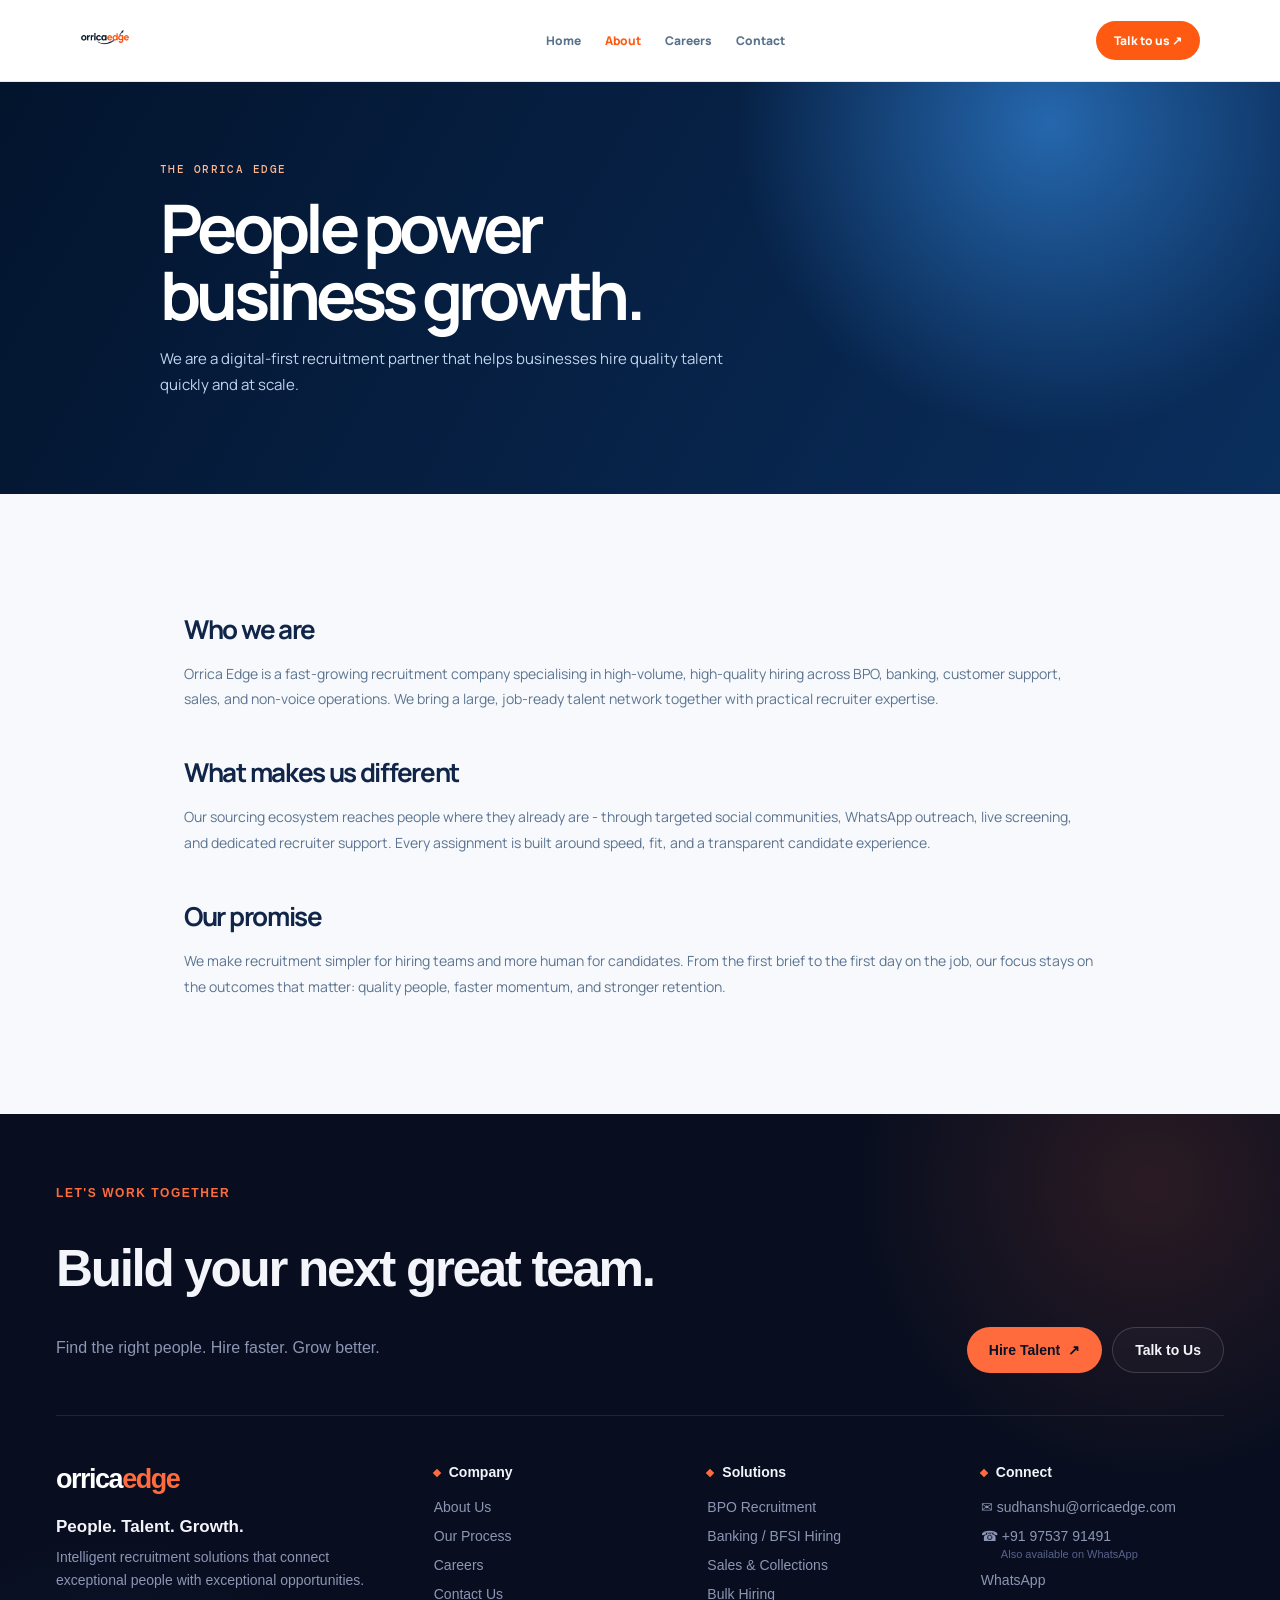
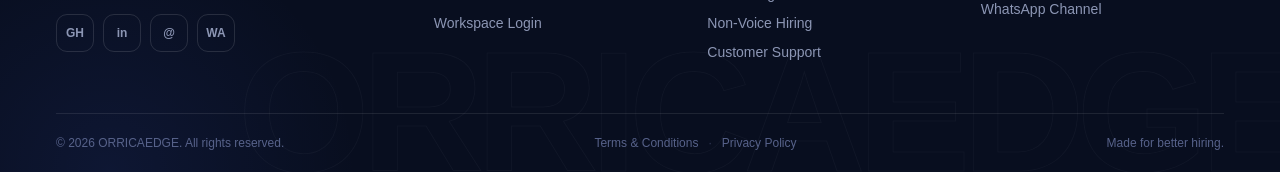
<file: orrica-edge-home/about.html>
<!doctype html><html lang="en"><head><meta charset="UTF-8"/><meta name="viewport" content="width=device-width,initial-scale=1.0"/><title>About Us | Orrica Edge</title><link rel="preconnect" href="https://fonts.googleapis.com"/><link rel="preconnect" href="https://fonts.gstatic.com" crossorigin/><link href="https://fonts.googleapis.com/css2?family=DM+Mono&family=Manrope:wght@400;500;600;700;800&display=swap" rel="stylesheet"/><link rel="stylesheet" href="legal.css"/></head><body><header class="simple-nav"><a href="/"><img src="assets/orrica-edge-logo.png" alt="Orrica Edge"/></a><nav><a href="/">Home</a><a class="active" href="/about">About</a><a href="/jobs">Careers</a><a href="/contact">Contact</a></nav><a class="simple-cta" href="/contact">Talk to us ↗</a></header><main><section class="page-hero"><div class="eyebrow">The Orrica Edge</div><h1>People power<br/>business growth.</h1><p>We are a digital-first recruitment partner that helps businesses hire quality talent quickly and at scale.</p></section><article class="content"><h2>Who we are</h2><p>Orrica Edge is a fast-growing recruitment company specialising in high-volume, high-quality hiring across BPO, banking, customer support, sales, and non-voice operations. We bring a large, job-ready talent network together with practical recruiter expertise.</p><h2>What makes us different</h2><p>Our sourcing ecosystem reaches people where they already are - through targeted social communities, WhatsApp outreach, live screening, and dedicated recruiter support. Every assignment is built around speed, fit, and a transparent candidate experience.</p><h2>Our promise</h2><p>We make recruitment simpler for hiring teams and more human for candidates. From the first brief to the first day on the job, our focus stays on the outcomes that matter: quality people, faster momentum, and stronger retention.</p></article></main><div id="site-footer"></div><script src="footer.js"></script></body></html>
</file>
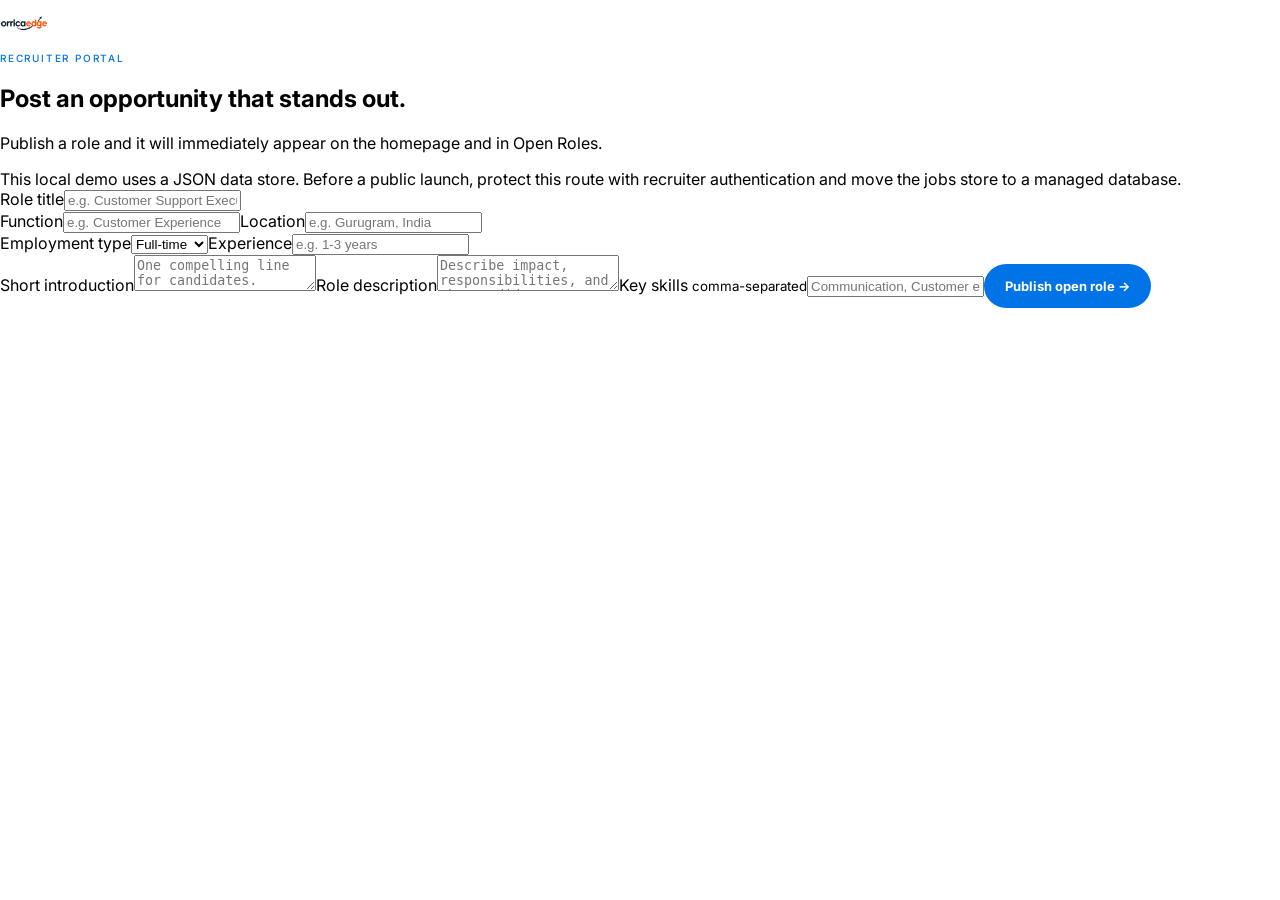
<file: orrica-edge-home/admin.html>
<!doctype html><html lang="en"><head><meta charset="UTF-8"/><meta name="viewport" content="width=device-width,initial-scale=1.0"/><title>Post a role | Orrica Edge</title><link rel="preconnect" href="https://fonts.googleapis.com"/><link rel="preconnect" href="https://fonts.gstatic.com" crossorigin/><link href="https://fonts.googleapis.com/css2?family=DM+Mono:wght@400;500&family=Manrope:wght@400;500;600;700;800&display=swap" rel="stylesheet"/><link rel="stylesheet" href="site.css"/></head><body class="admin-body"><div class="grain"></div><main class="admin"><a href="index.html" class="brand"><img src="assets/orrica-edge-logo.png" alt="Orrica Edge"/></a><div class="admin-grid"><section><div class="eyebrow">Recruiter portal</div><h1>Post an opportunity that stands out.</h1><p>Publish a role and it will immediately appear on the homepage and in Open Roles.</p><div class="admin-note">This local demo uses a JSON data store. Before a public launch, protect this route with recruiter authentication and move the jobs store to a managed database.</div></section><form id="job-form"><label>Role title<input name="title" required placeholder="e.g. Customer Support Executive"/></label><div class="form-row"><label>Function<input name="team" required placeholder="e.g. Customer Experience"/></label><label>Location<input name="location" required placeholder="e.g. Gurugram, India"/></label></div><div class="form-row"><label>Employment type<select name="type"><option>Full-time</option><option>Part-time</option><option>Contract</option></select></label><label>Experience<input name="experience" required placeholder="e.g. 1-3 years"/></label></div><label>Short introduction<textarea name="summary" required placeholder="One compelling line for candidates."></textarea></label><label>Role description<textarea name="description" required placeholder="Describe impact, responsibilities, and the candidate experience."></textarea></label><label>Key skills <small>comma-separated</small><input name="skills" required placeholder="Communication, Customer empathy, CRM"/></label><button class="button orange" type="submit">Publish open role →</button><p id="form-status"></p></form></div></main><script src="admin.js"></script></body></html>
</file>
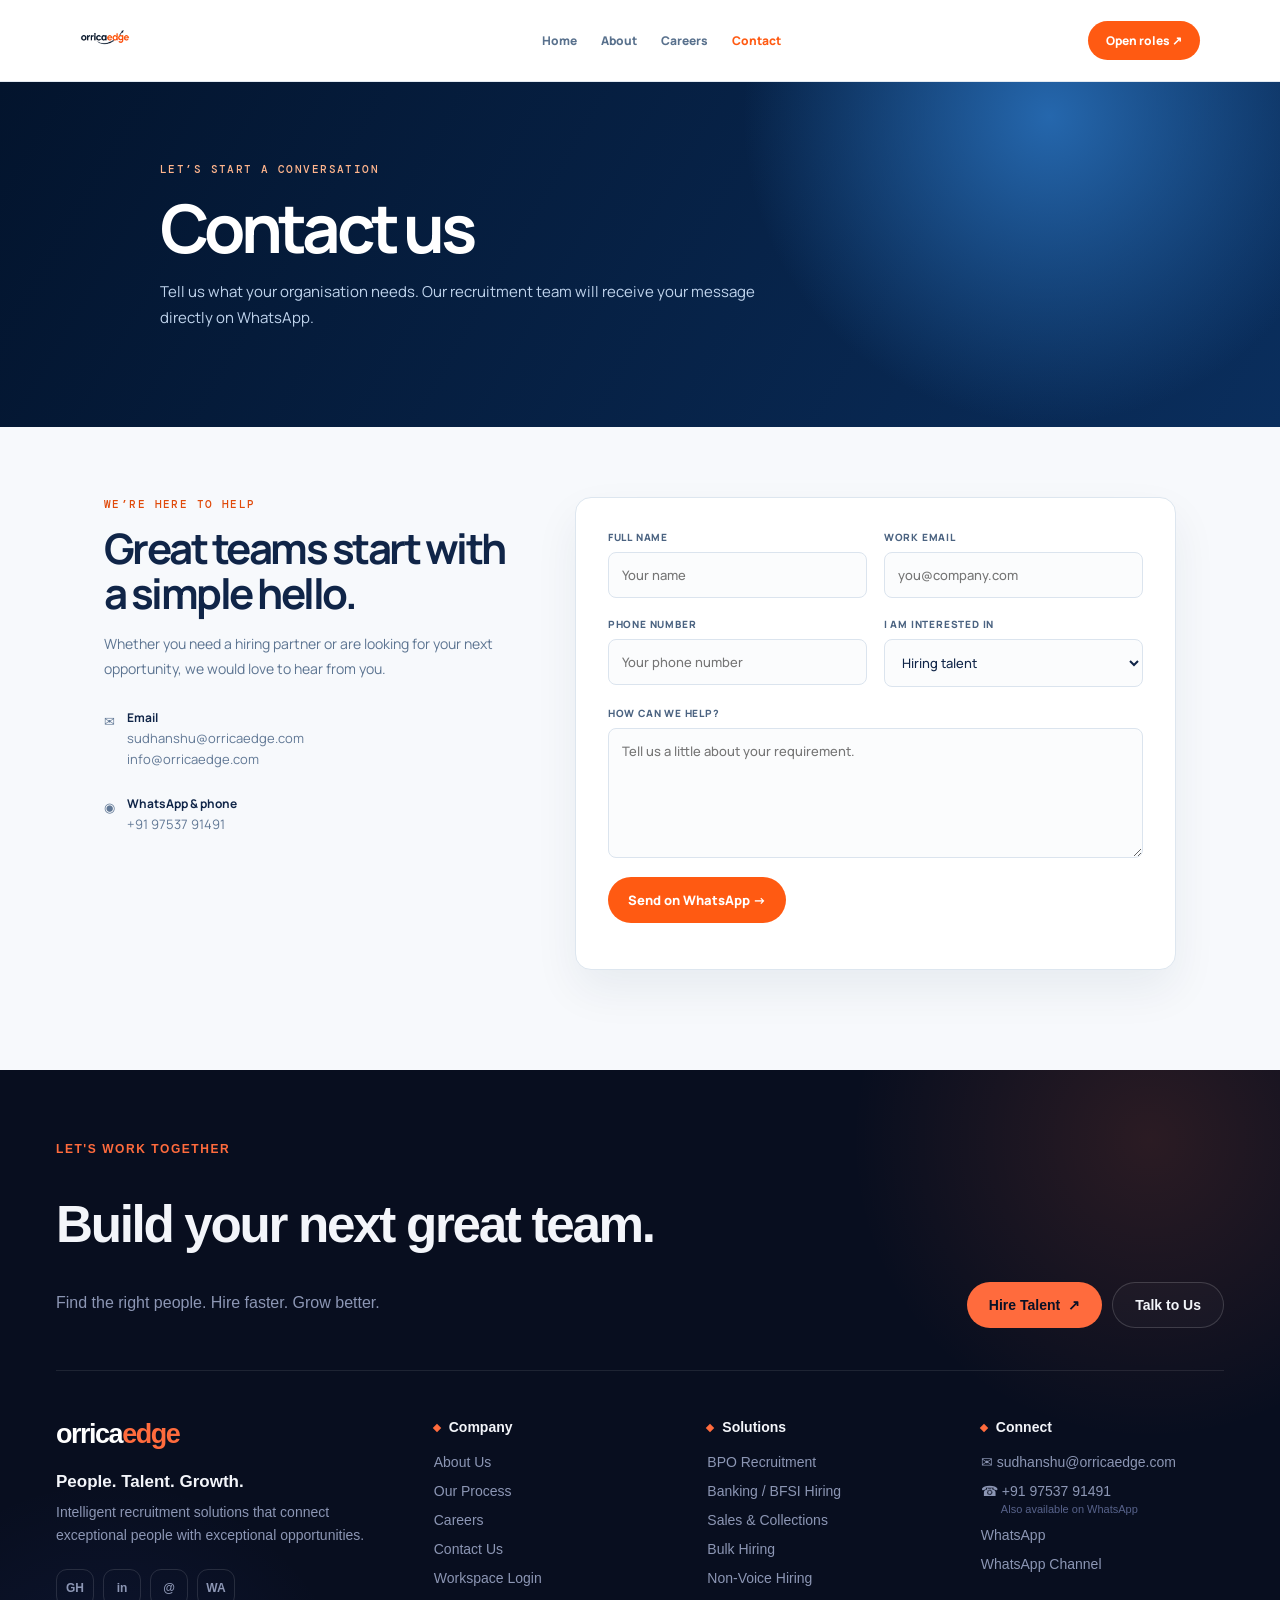
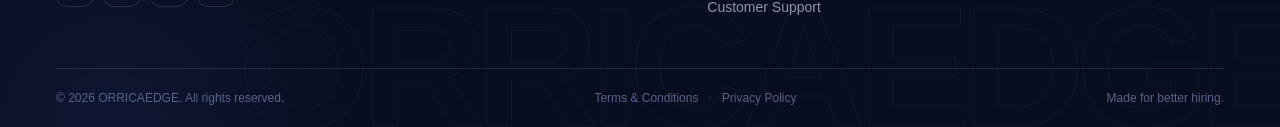
<file: orrica-edge-home/contact.html>
<!doctype html><html lang="en"><head><meta charset="UTF-8"/><meta name="viewport" content="width=device-width,initial-scale=1.0"/><title>Contact Us | Orrica Edge</title><link rel="preconnect" href="https://fonts.googleapis.com"/><link rel="preconnect" href="https://fonts.gstatic.com" crossorigin/><link href="https://fonts.googleapis.com/css2?family=DM+Mono&family=Manrope:wght@400;500;600;700;800&display=swap" rel="stylesheet"/><link rel="stylesheet" href="legal.css"/></head><body><header class="simple-nav"><a href="/"><img src="assets/orrica-edge-logo.png" alt="Orrica Edge"/></a><nav><a href="/">Home</a><a href="/about">About</a><a href="/jobs">Careers</a><a class="active" href="/contact">Contact</a></nav><a class="simple-cta" href="/jobs">Open roles ↗</a></header><main><section class="page-hero"><div class="eyebrow">Let’s start a conversation</div><h1>Contact us</h1><p>Tell us what your organisation needs. Our recruitment team will receive your message directly on WhatsApp.</p></section><section class="contact-layout"><aside class="contact-side"><div class="eyebrow" style="color:#e04a0a">We’re here to help</div><h2>Great teams start with a simple hello.</h2><p>Whether you need a hiring partner or are looking for your next opportunity, we would love to hear from you.</p><div class="detail"><span>✉</span><div><b>Email</b><a href="mailto:sudhanshu@orricaedge.com">sudhanshu@orricaedge.com</a><a href="mailto:info@orricaedge.com">info@orricaedge.com</a></div></div><div class="detail"><span>◉</span><div><b>WhatsApp &amp; phone</b><a href="tel:+919753791491">+91 97537 91491</a></div></div></aside><form class="contact-form" id="contact-form"><div class="form-row"><label>Full name<input required name="name" placeholder="Your name"/></label><label>Work email<input required type="email" name="email" placeholder="you@company.com"/></label></div><div class="form-row"><label>Phone number<input required name="phone" placeholder="Your phone number"/></label><label>I am interested in<select name="interest"><option>Hiring talent</option><option>Finding a job</option><option>Partnership</option><option>Other</option></select></label></div><label>How can we help?<textarea required name="message" placeholder="Tell us a little about your requirement."></textarea></label><button type="submit">Send on WhatsApp →</button><p class="form-status" id="form-status" aria-live="polite"></p></form></section></main><div id="site-footer"></div><script src="footer.js"></script><script src="contact.js"></script></body></html>
</file>
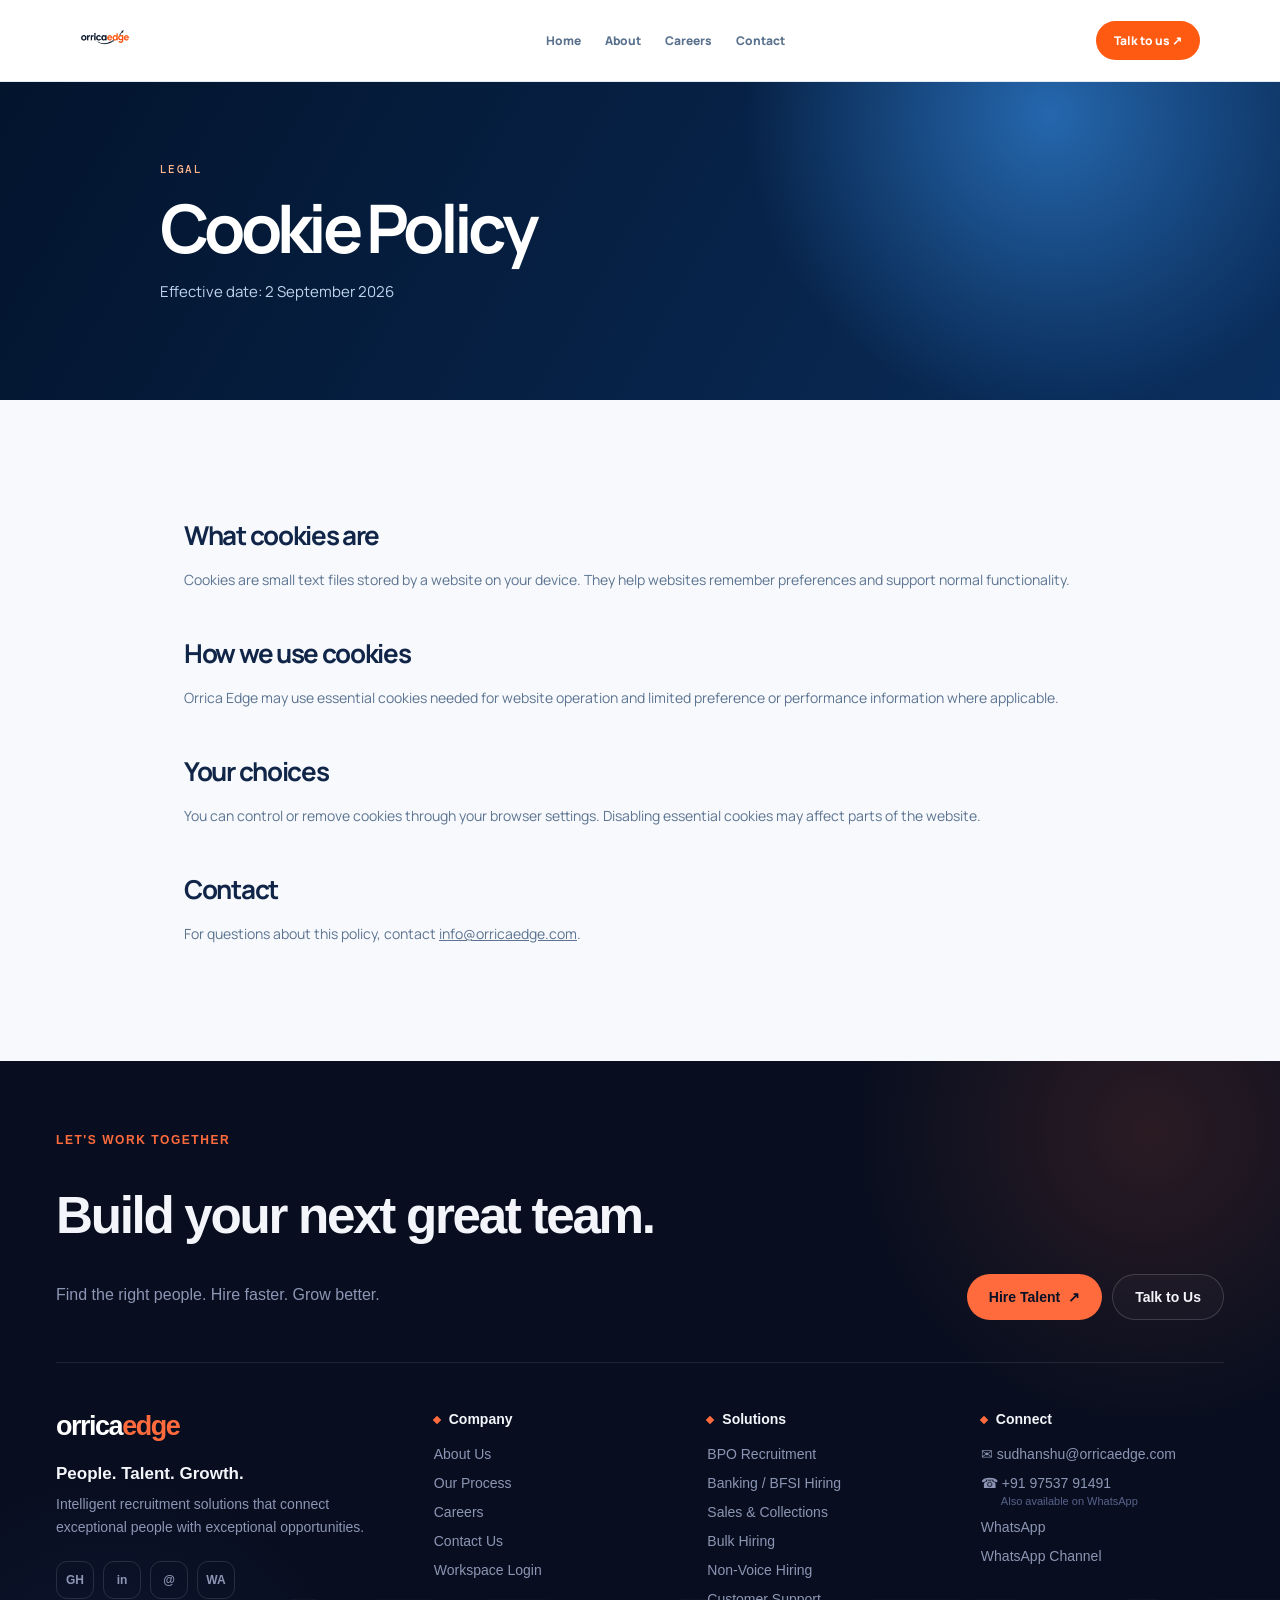
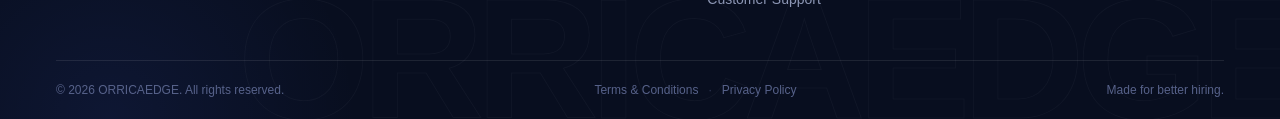
<file: orrica-edge-home/cookies.html>
<!doctype html><html lang="en"><head><meta charset="UTF-8"/><meta name="viewport" content="width=device-width,initial-scale=1.0"/><title>Cookie Policy | Orrica Edge</title><link rel="preconnect" href="https://fonts.googleapis.com"/><link rel="preconnect" href="https://fonts.gstatic.com" crossorigin/><link href="https://fonts.googleapis.com/css2?family=DM+Mono&family=Manrope:wght@400;500;600;700;800&display=swap" rel="stylesheet"/><link rel="stylesheet" href="legal.css"/></head><body><header class="simple-nav"><a href="/"><img src="assets/orrica-edge-logo.png" alt="Orrica Edge"/></a><nav><a href="/">Home</a><a href="/about">About</a><a href="/jobs">Careers</a><a href="/contact">Contact</a></nav><a class="simple-cta" href="/contact">Talk to us ↗</a></header><main><section class="page-hero"><div class="eyebrow">Legal</div><h1>Cookie Policy</h1><p>Effective date: 2 September 2026</p></section><article class="content"><h2>What cookies are</h2><p>Cookies are small text files stored by a website on your device. They help websites remember preferences and support normal functionality.</p><h2>How we use cookies</h2><p>Orrica Edge may use essential cookies needed for website operation and limited preference or performance information where applicable.</p><h2>Your choices</h2><p>You can control or remove cookies through your browser settings. Disabling essential cookies may affect parts of the website.</p><h2>Contact</h2><p>For questions about this policy, contact <a href="mailto:info@orricaedge.com">info@orricaedge.com</a>.</p></article></main><div id="site-footer"></div><script src="footer.js"></script></body></html>
</file>
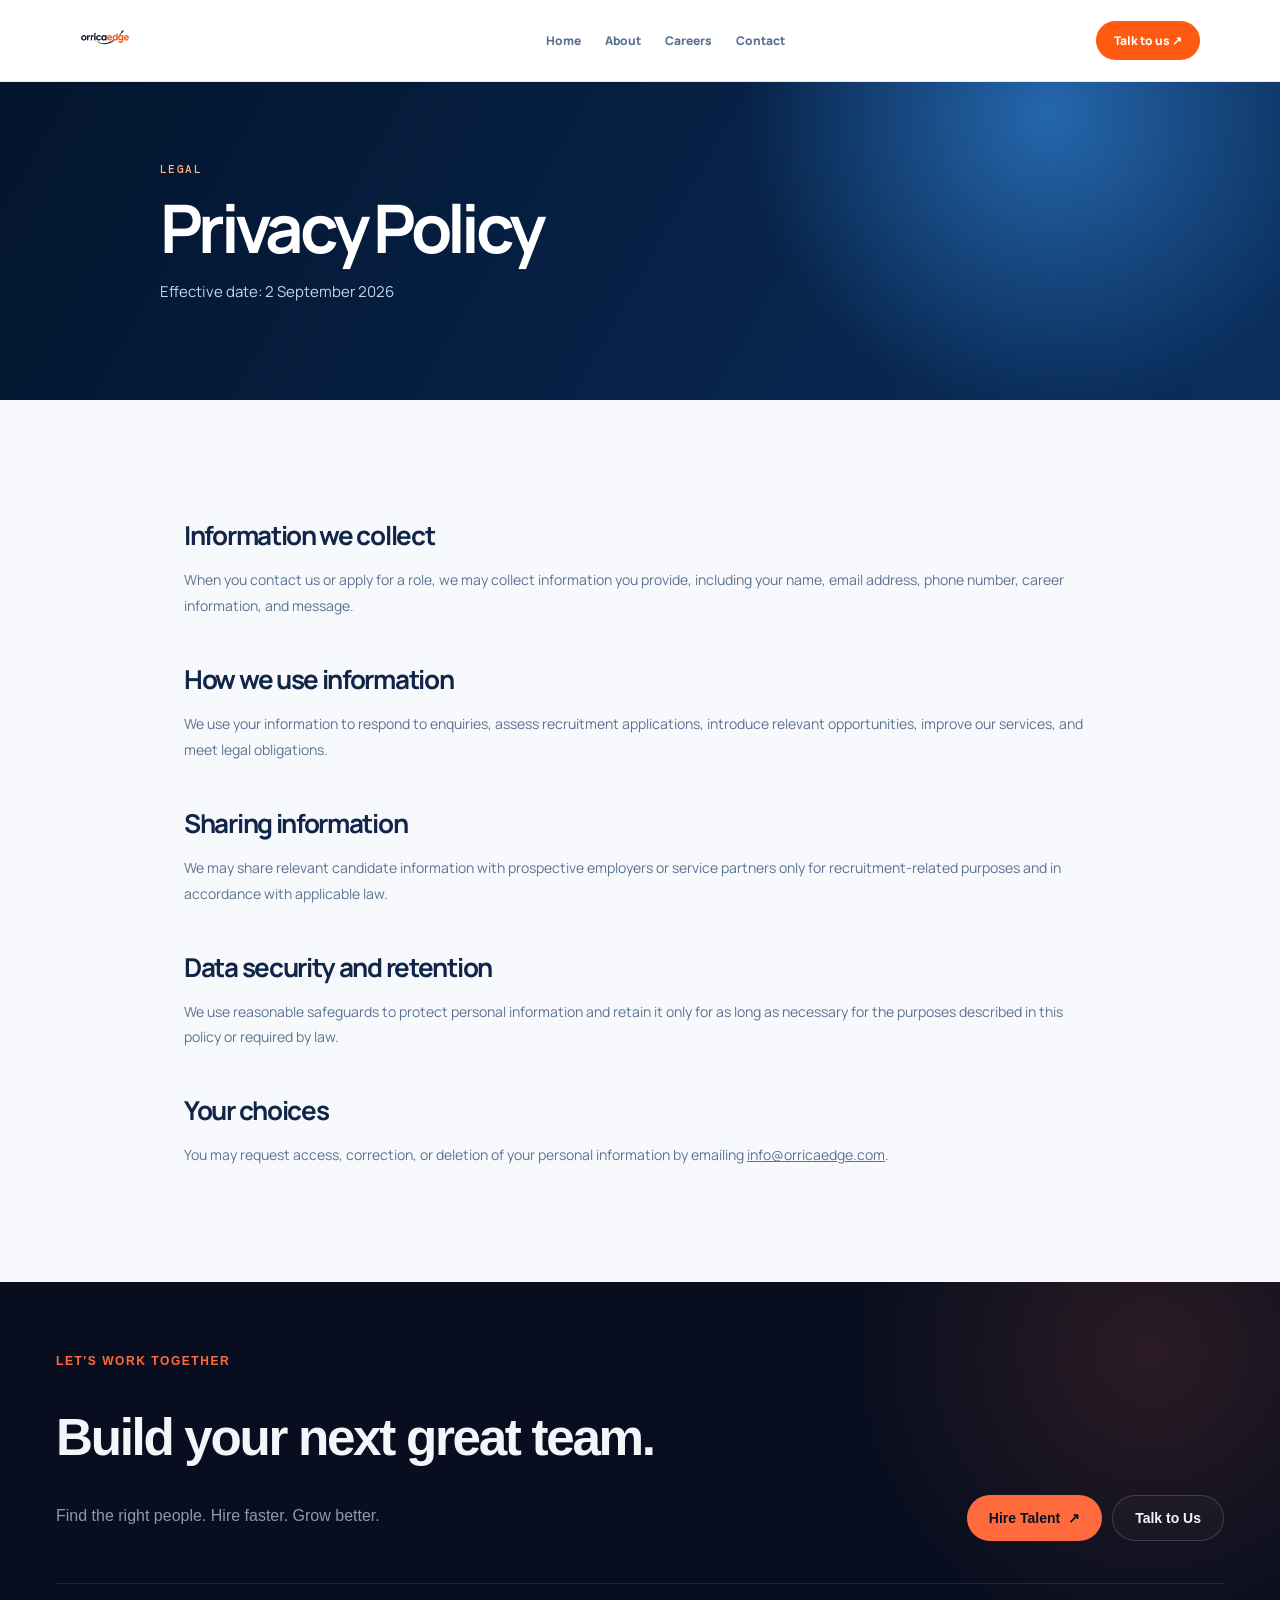
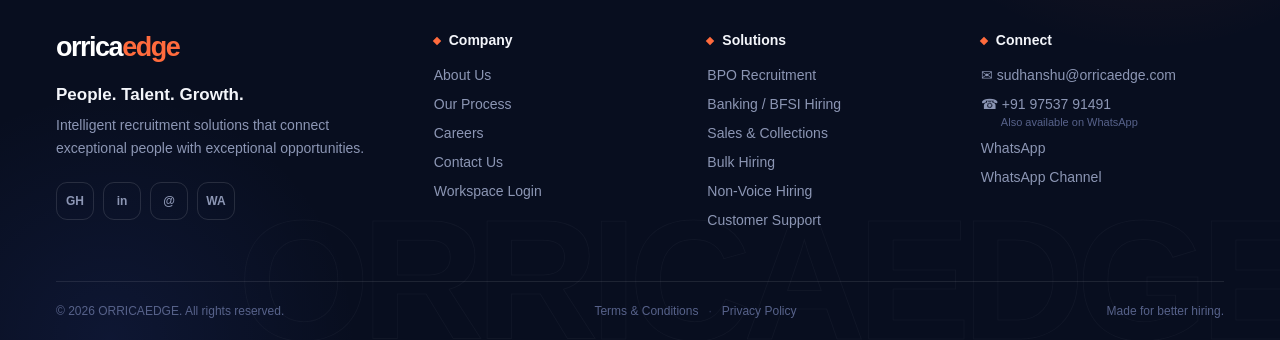
<file: orrica-edge-home/privacy.html>
<!doctype html><html lang="en"><head><meta charset="UTF-8"/><meta name="viewport" content="width=device-width,initial-scale=1.0"/><title>Privacy Policy | Orrica Edge</title><link rel="preconnect" href="https://fonts.googleapis.com"/><link rel="preconnect" href="https://fonts.gstatic.com" crossorigin/><link href="https://fonts.googleapis.com/css2?family=DM+Mono&family=Manrope:wght@400;500;600;700;800&display=swap" rel="stylesheet"/><link rel="stylesheet" href="legal.css"/></head><body><header class="simple-nav"><a href="/"><img src="assets/orrica-edge-logo.png" alt="Orrica Edge"/></a><nav><a href="/">Home</a><a href="/about">About</a><a href="/jobs">Careers</a><a href="/contact">Contact</a></nav><a class="simple-cta" href="/contact">Talk to us ↗</a></header><main><section class="page-hero"><div class="eyebrow">Legal</div><h1>Privacy Policy</h1><p>Effective date: 2 September 2026</p></section><article class="content"><h2>Information we collect</h2><p>When you contact us or apply for a role, we may collect information you provide, including your name, email address, phone number, career information, and message.</p><h2>How we use information</h2><p>We use your information to respond to enquiries, assess recruitment applications, introduce relevant opportunities, improve our services, and meet legal obligations.</p><h2>Sharing information</h2><p>We may share relevant candidate information with prospective employers or service partners only for recruitment-related purposes and in accordance with applicable law.</p><h2>Data security and retention</h2><p>We use reasonable safeguards to protect personal information and retain it only for as long as necessary for the purposes described in this policy or required by law.</p><h2>Your choices</h2><p>You may request access, correction, or deletion of your personal information by emailing <a href="mailto:info@orricaedge.com">info@orricaedge.com</a>.</p></article></main><div id="site-footer"></div><script src="footer.js"></script></body></html>
</file>
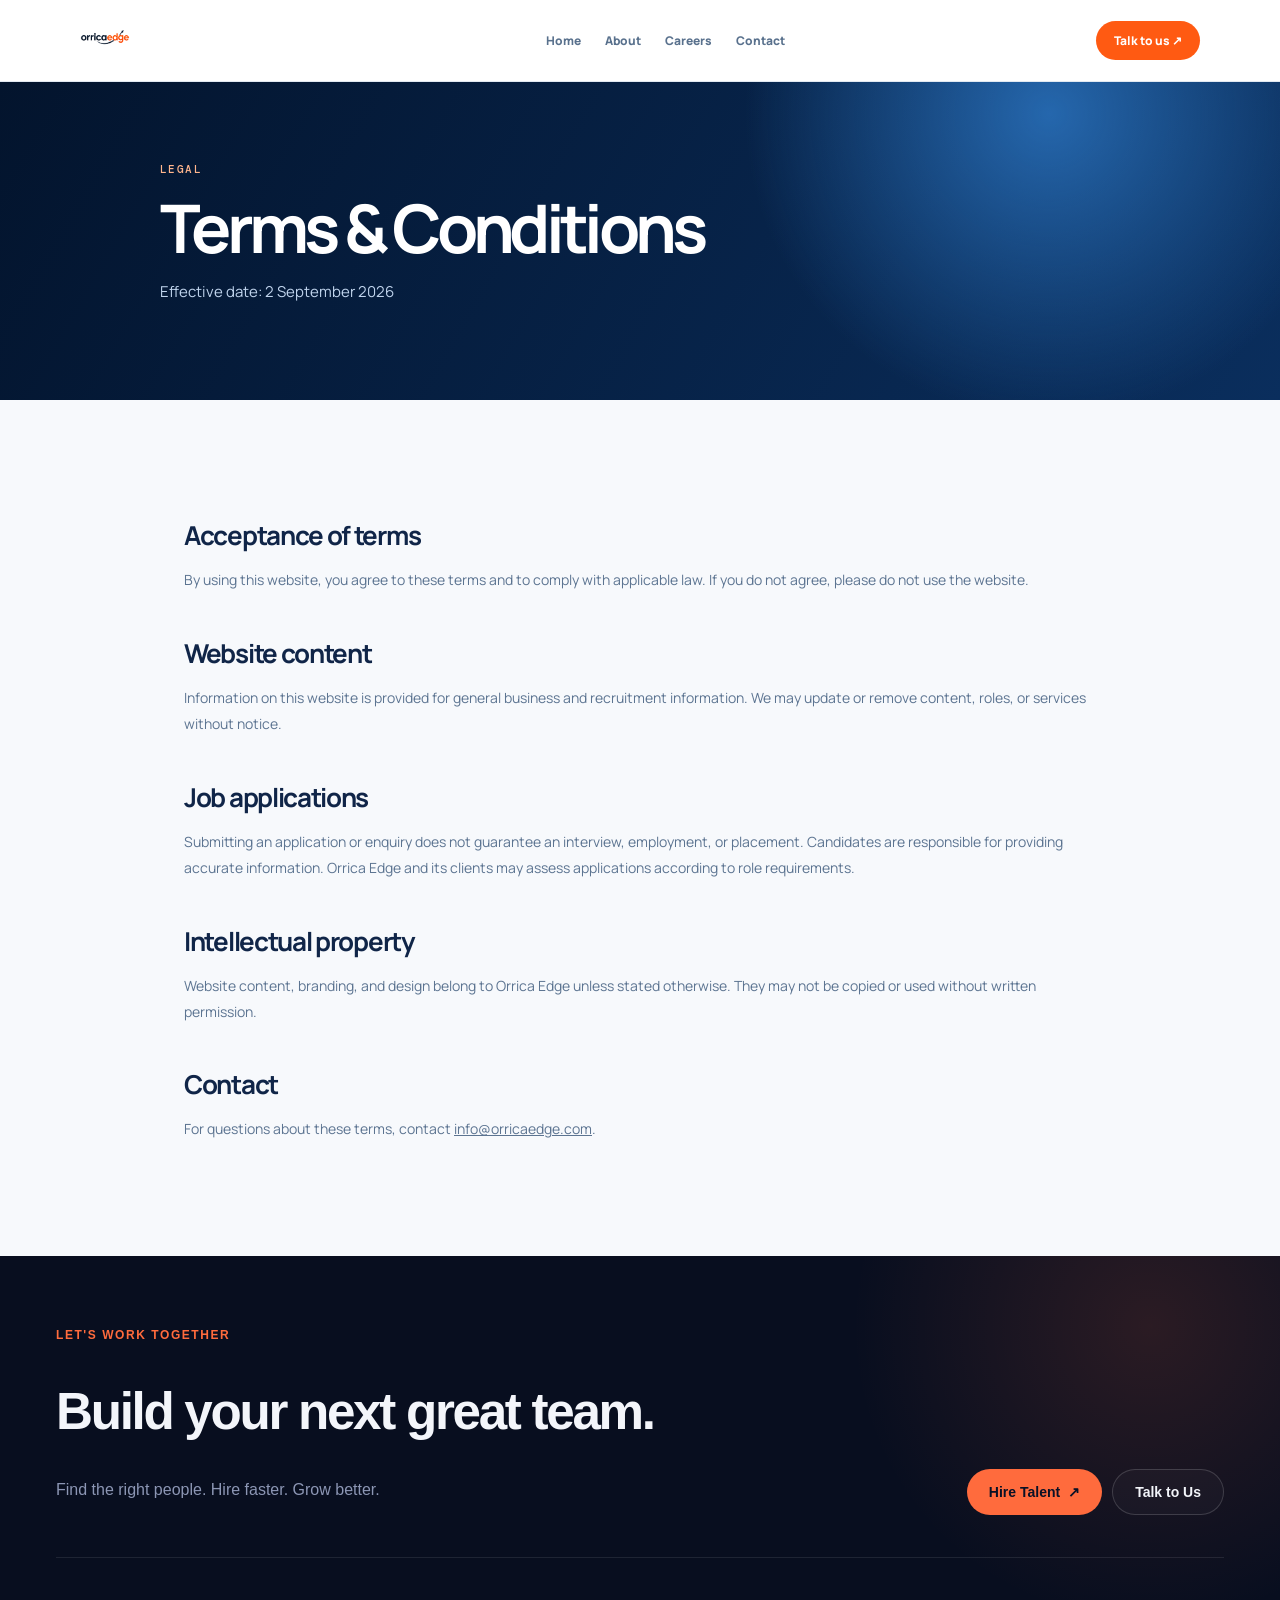
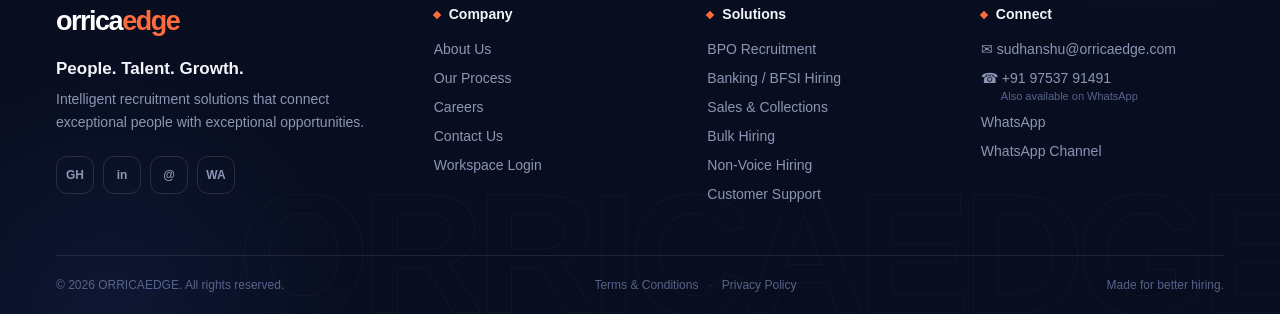
<file: orrica-edge-home/terms.html>
<!doctype html><html lang="en"><head><meta charset="UTF-8"/><meta name="viewport" content="width=device-width,initial-scale=1.0"/><title>Terms & Conditions | Orrica Edge</title><link rel="preconnect" href="https://fonts.googleapis.com"/><link rel="preconnect" href="https://fonts.gstatic.com" crossorigin/><link href="https://fonts.googleapis.com/css2?family=DM+Mono&family=Manrope:wght@400;500;600;700;800&display=swap" rel="stylesheet"/><link rel="stylesheet" href="legal.css"/></head><body><header class="simple-nav"><a href="/"><img src="assets/orrica-edge-logo.png" alt="Orrica Edge"/></a><nav><a href="/">Home</a><a href="/about">About</a><a href="/jobs">Careers</a><a href="/contact">Contact</a></nav><a class="simple-cta" href="/contact">Talk to us ↗</a></header><main><section class="page-hero"><div class="eyebrow">Legal</div><h1>Terms &amp; Conditions</h1><p>Effective date: 2 September 2026</p></section><article class="content"><h2>Acceptance of terms</h2><p>By using this website, you agree to these terms and to comply with applicable law. If you do not agree, please do not use the website.</p><h2>Website content</h2><p>Information on this website is provided for general business and recruitment information. We may update or remove content, roles, or services without notice.</p><h2>Job applications</h2><p>Submitting an application or enquiry does not guarantee an interview, employment, or placement. Candidates are responsible for providing accurate information. Orrica Edge and its clients may assess applications according to role requirements.</p><h2>Intellectual property</h2><p>Website content, branding, and design belong to Orrica Edge unless stated otherwise. They may not be copied or used without written permission.</p><h2>Contact</h2><p>For questions about these terms, contact <a href="mailto:info@orricaedge.com">info@orricaedge.com</a>.</p></article></main><div id="site-footer"></div><script src="footer.js"></script></body></html>
</file>
<file: orrica-edge-home/legal.css>
:root{--navy:#071c3c;--navy2:#0c2d5d;--orange:#ff5a12;--ink:#102548;--muted:#627996;--paper:#f7f9fc}*{box-sizing:border-box}body{margin:0;font-family:Manrope,Arial,sans-serif;color:var(--ink);background:var(--paper)}a{color:inherit}.simple-nav{height:82px;padding:16px max(24px,calc((100vw - 1120px)/2));display:flex;justify-content:space-between;align-items:center;background:#fff;border-bottom:1px solid #e2e9f1}.simple-nav img{width:155px;height:50px;object-fit:contain;object-position:left}.simple-nav nav{display:flex;gap:24px}.simple-nav nav a{text-decoration:none;color:#59718d;font-size:12px;font-weight:800}.simple-nav nav a.active{color:var(--orange)}.simple-cta{background:var(--orange);color:#fff;border-radius:999px;padding:11px 18px;text-decoration:none;font-size:12px;font-weight:800}.page-hero{background:radial-gradient(circle at 82% 10%,#2567ad 0,transparent 28%),linear-gradient(120deg,#03142d,#0a2e5d);padding:80px max(24px,calc((100vw - 960px)/2));color:#fff}.eyebrow{font:500 11px 'DM Mono',monospace;letter-spacing:.13em;text-transform:uppercase;color:#ffb58d}.page-hero h1{font-size:clamp(40px,6vw,67px);letter-spacing:-.07em;line-height:1;margin:18px 0}.page-hero p{color:#c0d4ed;line-height:1.75;max-width:610px;font-size:15px}.content{max-width:960px;margin:auto;padding:75px 24px 100px}.content h2{font-size:26px;letter-spacing:-.05em;margin:42px 0 10px}.content p,.content li{color:#5c7491;font-size:14px;line-height:1.85}.content ul{padding-left:20px}.contact-layout{max-width:1120px;margin:auto;padding:70px 24px 100px;display:grid;grid-template-columns:.8fr 1.2fr;gap:70px}.contact-side h2{font-size:42px;letter-spacing:-.06em;line-height:1.08;margin:15px 0}.contact-side p{color:#5c7491;font-size:14px;line-height:1.8}.detail{margin-top:27px;display:flex;gap:12px;align-items:flex-start}.detail b{display:block;font-size:12px}.detail a,.detail span{display:block;color:#617895;font-size:13px;margin-top:3px;text-decoration:none}.contact-form{background:#fff;border:1px solid #dde6ef;border-radius:16px;padding:32px;box-shadow:0 20px 45px #0b315211}.form-row{display:grid;grid-template-columns:1fr 1fr;gap:17px}.contact-form label{display:block;margin:0 0 19px;color:#4b6381;font-size:10px;font-weight:800;letter-spacing:.08em;text-transform:uppercase}.contact-form input,.contact-form select,.contact-form textarea{width:100%;display:block;margin-top:8px;border:1px solid #dbe4ee;background:#fbfcfd;border-radius:8px;padding:13px;font:500 13px Manrope;color:#102548}.contact-form textarea{min-height:130px;resize:vertical}.contact-form button{border:0;background:var(--orange);color:#fff;border-radius:999px;padding:14px 20px;font:800 13px Manrope;cursor:pointer}.form-status{font-size:12px;color:#17734b;margin:14px 0 0}.rich-footer{background:linear-gradient(110deg,#071536,#142e63);color:#fff;padding:65px max(24px,calc((100vw - 1180px)/2)) 0}.footer-grid{display:grid;grid-template-columns:1.5fr .75fr 1fr 1fr;gap:42px;padding-bottom:48px}.footer-brand img{width:190px;height:64px;object-fit:contain;object-position:left;filter:brightness(0) invert(1)}.footer-brand p{color:#b4c6df;font-size:13px;line-height:1.75;max-width:340px}.socials{display:flex;gap:10px;margin-top:22px}.socials a{width:35px;height:35px;border:1px solid #9fb6d455;border-radius:50%;display:grid;place-items:center;text-decoration:none;font-weight:800}.footer-grid h4{font-size:16px;margin:8px 0 18px}.footer-grid a,.footer-grid .f-line{display:block;color:#bacbe3;text-decoration:none;font-size:13px;line-height:1.65;margin:9px 0}.footer-grid a:hover{color:#ff8d5b}.copyright{border-top:1px solid #ffffff1a;padding:25px 0;color:#a9bedb;font-size:11px;display:flex;justify-content:space-between;gap:15px}.copyright strong{font-size:56px;line-height:.6;letter-spacing:-.1em;color:#ffffff17}@media(max-width:760px){.simple-nav nav{display:none}.contact-layout{grid-template-columns:1fr;gap:35px}.footer-grid{grid-template-columns:1fr 1fr;gap:28px}.footer-brand{grid-column:1/-1}.form-row{grid-template-columns:1fr}.copyright{flex-direction:column}.copyright strong{font-size:42px}}@media(max-width:420px){.footer-grid{grid-template-columns:1fr}.footer-brand{grid-column:auto}}
</file>
<file: orrica-edge-home/site.css>
@import url('https://fonts.googleapis.com/css2?family=Inter:wght@400;500;600;700;800&display=swap');
:root{--ink:#000000;--navy:#383838;--orange:#0073E6;--blue:#007EFF;--cream:#F7F8F9;--muted:#727272;--line:#e5e7eb;--font-inter:'Inter',sans-serif}*{box-sizing:border-box}body{margin:0;color:var(--ink);background:#fff;font-family:Inter,sans-serif;-webkit-font-smoothing:antialiased}.grain{pointer-events:none;position:fixed;inset:0;z-index:20;opacity:.025}.brand img{width:160px;height:48px;object-fit:contain;object-position:left}.sub-nav{height:72px;padding:0 max(24px,calc((100vw - 1200px)/2));display:flex;justify-content:space-between;align-items:center;border-bottom:1px solid var(--line);background:rgba(255,255,255,.96);backdrop-filter:blur(14px);position:relative;z-index:50}.sub-nav nav{display:flex;gap:32px}.sub-nav nav a{color:#727272;text-decoration:none;font-size:14px;font-weight:700}.sub-nav nav a.active{color:var(--orange)}.button{display:inline-flex;align-items:center;justify-content:center;border:0;border-radius:999px;padding:14px 21px;font:700 13px Inter,sans-serif;text-decoration:none;cursor:pointer}.orange{background:var(--orange);color:#fff}.eyebrow{font:500 10px/1.2 Inter,sans-serif;letter-spacing:.18em;text-transform:uppercase;color:var(--orange)}.job-shell{max-width:1200px;margin:0 auto;padding:24px 24px 120px}.job-breadcrumb{display:flex;align-items:center;gap:8px;margin:0 0 20px;color:#727272;font-size:13px;font-weight:700}.job-breadcrumb a{color:inherit;text-decoration:none}.job-breadcrumb span:last-child{color:var(--orange)}.job-hero{display:grid;grid-template-columns:minmax(0,1.7fr) minmax(300px,.78fr);gap:24px}.hero-main{padding:44px 54px;border:1px solid #e5e7eb;border-radius:24px;background:linear-gradient(135deg,#f7f8f9 0%,#eef5fc 100%)}.hero-main h1{font-size:clamp(44px,5vw,60px);line-height:1.02;letter-spacing:-.06em;margin:16px 0 24px;max-width:760px}.hero-meta{display:flex;flex-wrap:wrap;gap:8px}.hero-meta span{display:inline-flex;align-items:center;gap:7px;min-height:36px;padding:0 11px;border:1px solid #e5e7eb;background:#fff;border-radius:999px;color:#383838;font-size:12px;font-weight:700}.icon{width:15px;height:15px;display:block;flex:0 0 auto;stroke:currentColor;fill:none;stroke-width:1.8;stroke-linecap:round;stroke-linejoin:round}.hero-side{padding:28px;border-radius:24px;background:#383838;color:#fff;display:flex;flex-direction:column;justify-content:space-between;min-height:300px}.hero-side .label{font:500 10px Inter,sans-serif;text-transform:uppercase;letter-spacing:.16em;color:#cfcfcf}.hero-side h3{font-size:27px;line-height:1.08;letter-spacing:-.045em;margin:10px 0}.hero-side p{color:#d5d5d5;font-size:13px;line-height:1.65;margin:0 0 20px}.apply-btn{display:flex;align-items:center;justify-content:center;width:100%;min-height:52px;border:0;border-radius:13px;background:var(--orange);color:#fff;font:800 14px Inter,sans-serif;cursor:pointer;box-shadow:0 9px 22px rgba(0,115,230,.18);transition:.2s}.apply-btn:hover{background:#0067cf;transform:translateY(-1px)}.detail-layout{display:grid;grid-template-columns:minmax(0,1fr) 310px;gap:56px;padding:60px 10px 20px}.content article{max-width:740px}.content h2{font-size:28px;line-height:1.2;letter-spacing:-.045em;margin:0 0 17px}.content h2:not(:first-child){margin-top:48px}.rich-job-content{font-size:16px;line-height:1.8;color:var(--muted)}.rich-job-content p{margin:0 0 15px}.rich-job-content h2,.rich-job-content h3{color:var(--ink);margin:26px 0 10px;font-weight:800;line-height:1.3}.rich-job-content ul,.rich-job-content ol{margin:10px 0 18px;padding-left:22px}.rich-job-content li{margin:7px 0}.rich-job-content strong{font-weight:800;color:#383838}.content-list{margin:0;padding:0;list-style:none}.content-list li{position:relative;padding:11px 0 11px 25px;color:var(--muted);font-size:16px;line-height:1.7;border-bottom:1px solid var(--line)}.content-list li:before{content:'✓';position:absolute;left:0;top:11px;color:var(--orange);font-weight:900}.job-sidebar{position:sticky;top:92px;height:max-content}.info-card{border:1px solid var(--line);border-radius:18px;padding:23px;background:#fff;box-shadow:0 10px 28px rgba(16,34,61,.045)}.info-card h3{margin:0 0 14px;font-size:18px}.info-row{display:flex;justify-content:space-between;gap:14px;padding:12px 0;border-bottom:1px solid var(--line);font-size:12px}.info-row:last-child{border-bottom:0}.info-row span:first-child{color:#727272}.info-row span:last-child{text-align:right;font-weight:800;color:#383838}.not-found{min-height:65vh;display:grid;place-content:center;text-align:center}.modal{position:fixed;inset:0;z-index:100;display:none;align-items:center;justify-content:center;padding:20px;background:rgba(0,0,0,.58);backdrop-filter:blur(8px)}.modal.open{display:flex}.modal-card{width:min(720px,100%);max-height:min(90vh,850px);overflow:auto;border-radius:22px;background:#fff;box-shadow:0 30px 80px rgba(0,0,0,.25)}.modal-head{position:sticky;top:0;z-index:2;display:flex;justify-content:space-between;gap:20px;padding:22px 24px;border-bottom:1px solid var(--line);background:rgba(255,255,255,.96);backdrop-filter:blur(10px)}.modal-head h2{margin:0;font-size:22px;letter-spacing:-.035em}.close{border:0;background:#f1f4f8;width:38px;height:38px;border-radius:50%;font-size:22px;cursor:pointer;color:#383838}.form{padding:24px}.form-grid{display:grid;grid-template-columns:1fr 1fr;gap:15px}.field{display:flex;flex-direction:column;gap:7px}.field.full{grid-column:1/-1}.field label{font-size:12px;font-weight:800;color:#383838}.field input,.field textarea,.field select{width:100%;height:48px;border:1px solid #dfe3e8;border-radius:12px;background:#fff;padding:0 14px;font:500 14px Inter,sans-serif;color:var(--ink);outline:none}.field textarea{height:auto;min-height:112px;padding:13px 14px;resize:vertical}.field input:focus,.field textarea:focus,.field select:focus{border-color:var(--orange);box-shadow:0 0 0 3px rgba(0,115,230,.1)}.form-note{padding:12px 14px;border-radius:12px;background:var(--cream);color:#727272;font-size:12px;line-height:1.6}.form-actions{display:flex;justify-content:flex-end;gap:10px;margin-top:20px}.secondary{border:1px solid #dfe3e8;background:#fff;color:#383838;border-radius:12px;padding:12px 18px;font:800 13px Inter,sans-serif;cursor:pointer}.success{padding:42px 26px;text-align:center}.success .check{width:62px;height:62px;display:grid;place-items:center;margin:0 auto 18px;border-radius:50%;background:#e8f8f0;color:#148653;font-size:28px}.success h3{margin:0 0 8px;font-size:25px}.success p{color:#727272;line-height:1.7;margin:0}.mobile-apply{display:none}.mini-footer{padding:28px max(24px,calc((100vw - 1200px)/2));border-top:1px solid var(--line);display:flex;justify-content:space-between;gap:20px;color:#727272;font-size:12px}.mini-footer a{color:inherit}
@media(min-width:901px){.sub-nav{height:72px!important}.job-shell{max-width:1200px!important;padding:24px 24px 120px!important}.job-hero{grid-template-columns:minmax(0,1.72fr) minmax(300px,.78fr)!important;gap:24px!important}.hero-main{padding:44px 54px!important}.hero-main h1{font-size:60px!important;line-height:1.02!important;letter-spacing:-.06em!important;margin:16px 0 24px!important}.hero-side{min-height:300px!important;padding:28px!important}.detail-layout{grid-template-columns:minmax(0,740px) 310px!important;gap:56px!important;padding:60px 10px 20px!important}.content h2{font-size:28px!important}.rich-job-content{font-size:16px!important;line-height:1.8!important}.job-sidebar{top:92px!important}}
@media(max-width:900px){body{background:#fff!important;overflow-x:hidden!important}.sub-nav{height:64px!important;padding:0 14px!important;display:flex!important;align-items:center!important;gap:10px!important}.sub-nav nav{display:none!important}.brand{flex:1 1 auto!important}.brand img,.sub-nav .brand img{width:112px!important;height:auto!important;max-height:38px!important}.header-role-btn{min-height:40px!important;padding:0 12px!important;font-size:12px!important;line-height:1!important;white-space:nowrap!important}.job-shell{width:100%!important;max-width:none!important;padding:14px 14px 118px!important}.job-breadcrumb{margin:2px 0 14px!important;font-size:12px!important;line-height:1.4!important;gap:7px!important;white-space:nowrap!important;overflow:hidden!important;text-overflow:ellipsis!important}.job-hero{display:block!important}.hero-main{padding:26px 19px!important;border-radius:22px!important}.hero-main h1{font-size:32px!important;line-height:1.05!important;letter-spacing:-.05em!important;margin:13px 0 20px!important;max-width:none!important}.hero-meta{display:flex!important;gap:7px!important}.hero-meta span{min-height:34px!important;padding:7px 10px!important;font-size:10.5px!important;line-height:1.25!important}.hero-side{display:none!important}.detail-layout{display:block!important;padding:36px 1px 24px!important}.content article{max-width:none!important}.content h2{font-size:24px!important;line-height:1.2!important;margin:0 0 14px!important}.content h2:not(:first-child){margin-top:40px!important}.rich-job-content,.content-list li{font-size:15.5px!important;line-height:1.75!important}.rich-job-content p{margin-bottom:15px!important}.rich-job-content ul,.rich-job-content ol{padding-left:21px!important}.rich-job-content li{margin:7px 0!important}.job-sidebar{display:none!important}.mobile-apply{display:block!important;position:fixed!important;left:12px!important;right:12px!important;bottom:12px!important;z-index:80!important;padding:5px!important;border:1px solid #d8e0e9!important;border-radius:18px!important;background:rgba(255,255,255,.97)!important;box-shadow:0 14px 38px rgba(16,34,61,.18)!important;backdrop-filter:blur(14px)!important}.mobile-apply .apply-btn{min-height:54px!important;border-radius:14px!important;font-size:15px!important}.mini-footer{padding:25px 16px 100px!important;display:block!important}.modal{padding:0!important;align-items:flex-end!important}.modal-card{width:100%!important;max-height:92vh!important;border-radius:22px 22px 0 0!important}.modal-head{padding:17px 18px!important}.form{padding:18px!important}.form-grid{grid-template-columns:1fr!important}.field.full{grid-column:auto!important}.form-actions{flex-direction:column-reverse!important}.form-actions button{width:100%!important}}
@media(max-width:520px){.sub-nav{padding:0 14px!important}.brand img,.sub-nav .brand img{width:112px!important}.job-shell{padding-left:14px!important;padding-right:14px!important}.hero-main{padding:26px 19px!important}.hero-main h1{font-size:32px!important}.hero-meta span{font-size:10.5px!important}.detail-layout{padding-top:36px!important}}

.sub-nav{position:relative!important;top:auto!important;left:auto!important;right:auto!important;width:100%!important;max-width:none!important;height:72px!important;min-height:72px!important;margin:0!important;padding:0 max(24px,calc((100vw - 1200px)/2))!important;display:grid!important;grid-template-columns:minmax(0,1fr) auto minmax(0,1fr)!important;align-items:center!important;column-gap:24px!important;border-bottom:1px solid #e5e7eb!important;background:#fff!important;backdrop-filter:none!important;-webkit-backdrop-filter:none!important;overflow:visible!important}.sub-nav > .brand{grid-column:1!important;justify-self:start!important;align-self:center!important;display:flex!important;align-items:center!important;width:auto!important;height:100%!important;margin:0!important;padding:0!important}.sub-nav > .brand img{display:block!important;width:144px!important;height:auto!important;max-height:44px!important;margin:0!important;object-fit:contain!important;object-position:left center!important}.sub-nav > nav{grid-column:2!important;justify-self:center!important;align-self:center!important;display:flex!important;align-items:center!important;gap:32px!important;height:100%!important;margin:0!important;padding:0!important}.sub-nav > nav a{display:flex!important;align-items:center!important;height:100%!important;margin:0!important;padding:0!important;line-height:1!important;font-family:Inter,sans-serif!important}.sub-nav > .header-role-btn{grid-column:3!important;justify-self:end!important;align-self:center!important;display:inline-flex!important;align-items:center!important;justify-content:center!important;box-sizing:border-box!important;min-height:40px!important;height:40px!important;margin:0!important;padding:0 16px!important;line-height:1!important;font-family:Inter,sans-serif!important;white-space:nowrap!important}.sub-nav > .header-role-btn span{line-height:1!important}.job-shell,.job-shell *{font-family:Inter,sans-serif}.job-shell .eyebrow,.job-shell .hero-side .label{font-family:Inter,sans-serif}.modal,.modal *,.mini-footer,.mini-footer *{font-family:Inter,sans-serif!important}
@media(max-width:900px){.sub-nav{height:64px!important;min-height:64px!important;padding:0 14px!important;grid-template-columns:minmax(0,1fr) auto!important;column-gap:12px!important}.sub-nav > .brand{grid-column:1!important;height:64px!important}.sub-nav > .brand img{width:112px!important;max-height:38px!important}.sub-nav > nav{display:none!important}.sub-nav > .header-role-btn{grid-column:2!important;height:40px!important;min-height:40px!important;padding:0 12px!important;font-size:12px!important}.job-shell,.job-shell *{font-family:Inter,sans-serif!important}}

/* Unstop-inspired typography: same clean density, Orrica styling retained */
.job-shell{font-family:Inter,Arial,sans-serif!important}
.job-breadcrumb{font-size:12px!important;font-weight:500!important;color:#727272!important}
.hero-main h1{font-size:clamp(38px,4.2vw,48px)!important;line-height:1.08!important;letter-spacing:-.035em!important;font-weight:800!important;color:#000!important}
.hero-meta span{font-size:12px!important;font-weight:600!important;color:#383838!important}
.detail-layout{gap:52px!important;padding-top:52px!important}
.content h2{font-size:24px!important;line-height:1.25!important;letter-spacing:-.025em!important;font-weight:700!important;color:#000!important}
.rich-job-content{font-size:15px!important;line-height:1.75!important;font-weight:400!important;color:#383838!important}
.rich-job-content h2,.rich-job-content h3{font-weight:700!important;color:#000!important}
.rich-job-content h3{font-size:18px!important}
.rich-job-content li{margin:6px 0!important}
.content-list li{font-size:15px!important;line-height:1.75!important;font-weight:400!important;color:#383838!important}
.info-card h3{font-size:17px!important;font-weight:700!important;color:#000!important}
.info-row span:first-child{font-size:11px!important;font-weight:600!important;color:#8a8a8a!important}
.info-row span:last-child{font-size:13px!important;font-weight:700!important;color:#383838!important}
.hero-side h3{font-size:20px!important;font-weight:700!important}
.hero-side p{font-size:13px!important;line-height:1.6!important}
.apply-btn{font-size:14px!important;font-weight:700!important}

@media(max-width:900px){
 .hero-main h1{font-size:30px!important;line-height:1.08!important}
 .detail-layout{padding-top:34px!important}
 .content h2{font-size:22px!important}
 .rich-job-content,.content-list li{font-size:14.5px!important;line-height:1.75!important}
}
@media(max-width:520px){
 .hero-main h1{font-size:29px!important}
 .content h2{font-size:21px!important}
 .rich-job-content,.content-list li{font-size:14.25px!important}
}
</file>
